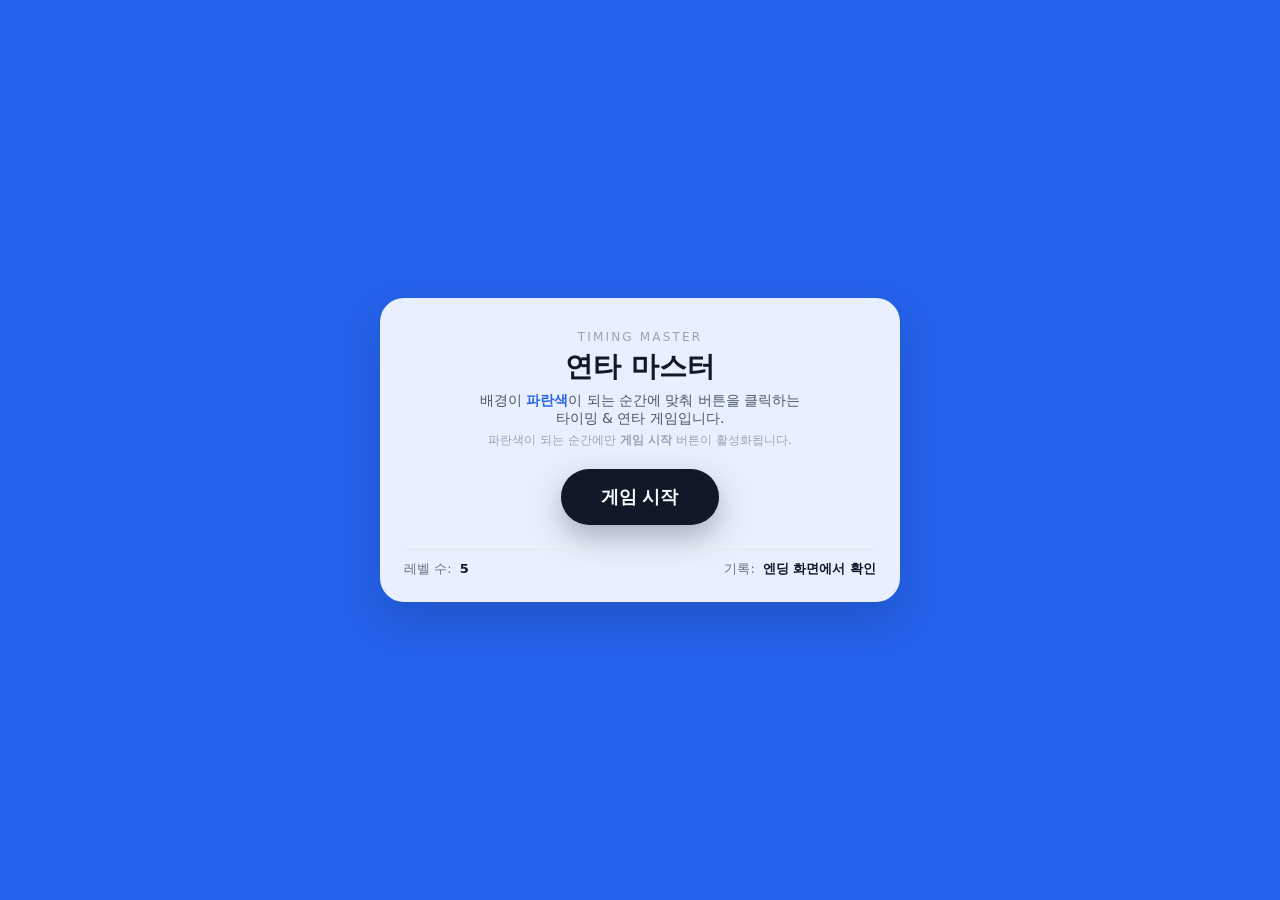
<file: index.html>
<!DOCTYPE html>
<html lang="ko">

<head>
    <meta charset="UTF-8" />
    <meta name="viewport" content="width=device-width, initial-scale=1.0, maximum-scale=1.0, user-scalable=no">
    <link rel="stylesheet" href="./src/style.css">
    <script src="https://clickbattle2025.web.app/click-battle.js"></script>
    <script>ClickBattle.init("YOON");</script>
    <title>연타 마스터</title>
</head>

<body>
    <div class="app">
        <header class="level-header">
            <p class="game-name">Timing Master</p>
            <h1 class="level-title">연타 마스터</h1>
            <p class="instruction">
                배경이 <span class="blue-word">파란색</span>이 되는 순간에 맞춰 버튼을 클릭하는<br>
                타이밍 & 연타 게임입니다.
            </p>
            <p class="sub-instruction">
                파란색이 되는 순간에만 <strong>게임 시작</strong> 버튼이 활성화됩니다.
            </p>
        </header>

        <main class="main-area">
            <!-- 처음에는 비활성화 -->
            <button id="startBtn" class="primary-btn" disabled>게임 시작</button>
        </main>

        <section class="info-bar">
            <div class="info-item">
                <span class="label">레벨 수:</span>
                <span class="value">5</span>
            </div>
            <div class="info-item">
                <span class="label">기록:</span>
                <span class="value">엔딩 화면에서 확인</span>
            </div>
        </section>
    </div>

    <script type="module" src="./src/main.js"></script>
</body>

</html>
</file>
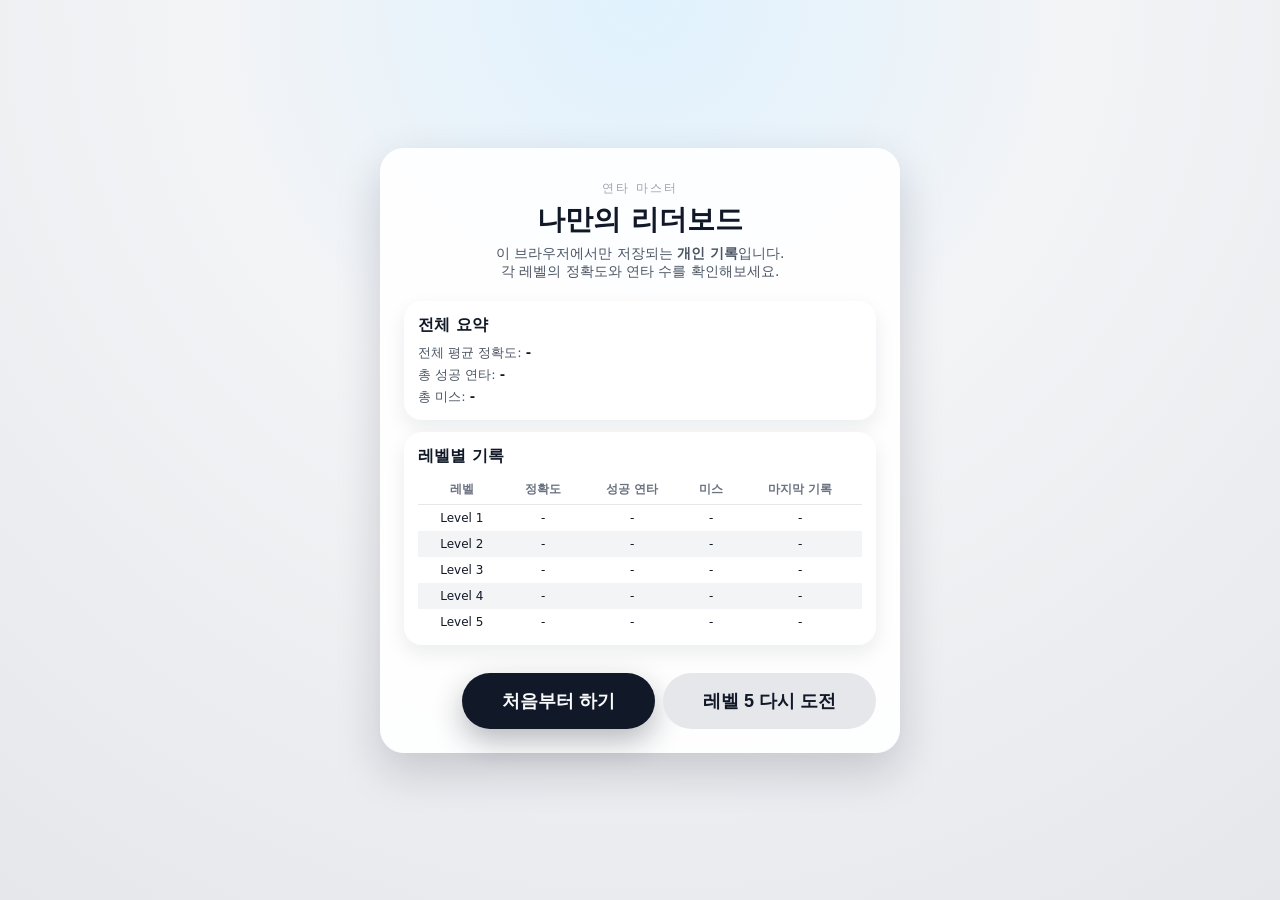
<file: ending.html>
<!DOCTYPE html>
<html lang="ko">

<head>
    <meta charset="UTF-8" />
    <meta name="viewport" content="width=device-width, initial-scale=1.0, maximum-scale=1.0, user-scalable=no">
    <link rel="stylesheet" href="./src/style.css">
    <script src="https://clickbattle2025.web.app/click-battle.js"></script>
    <script>ClickBattle.init("YOON");</script>
    <title>연타 마스터 - 결과</title>
</head>

<body>
    <div class="app">
        <header class="level-header">
            <p class="game-name">연타 마스터</p>
            <h1 class="level-title">나만의 리더보드</h1>
            <p class="instruction">
                이 브라우저에서만 저장되는 <strong>개인 기록</strong>입니다.<br>
                각 레벨의 정확도와 연타 수를 확인해보세요.
            </p>
        </header>

        <main class="end-main">
            <section class="summary-card">
                <h2>전체 요약</h2>
                <p class="summary-line">
                    전체 평균 정확도:
                    <span id="overallAccuracy" class="summary-highlight">-</span>
                </p>
                <p class="summary-line">
                    총 성공 연타:
                    <span id="overallSuccess" class="summary-highlight">-</span>
                </p>
                <p class="summary-line">
                    총 미스:
                    <span id="overallMiss" class="summary-highlight">-</span>
                </p>
            </section>

            <section class="table-card">
                <h2>레벨별 기록</h2>
                <table class="result-table">
                    <thead>
                        <tr>
                            <th>레벨</th>
                            <th>정확도</th>
                            <th>성공 연타</th>
                            <th>미스</th>
                            <th>마지막 기록</th>
                        </tr>
                    </thead>
                    <tbody id="resultTableBody">
                        <!-- JS에서 채움 -->
                    </tbody>
                </table>
            </section>
        </main>

        <footer class="end-footer">
            <button id="restartBtn" class="primary-btn">처음부터 하기</button>
            <button id="retryLastBtn" class="secondary-btn">레벨 5 다시 도전</button>
        </footer>
    </div>

    <script type="module" src="./src/ending.js"></script>
</body>

</html>
</file>
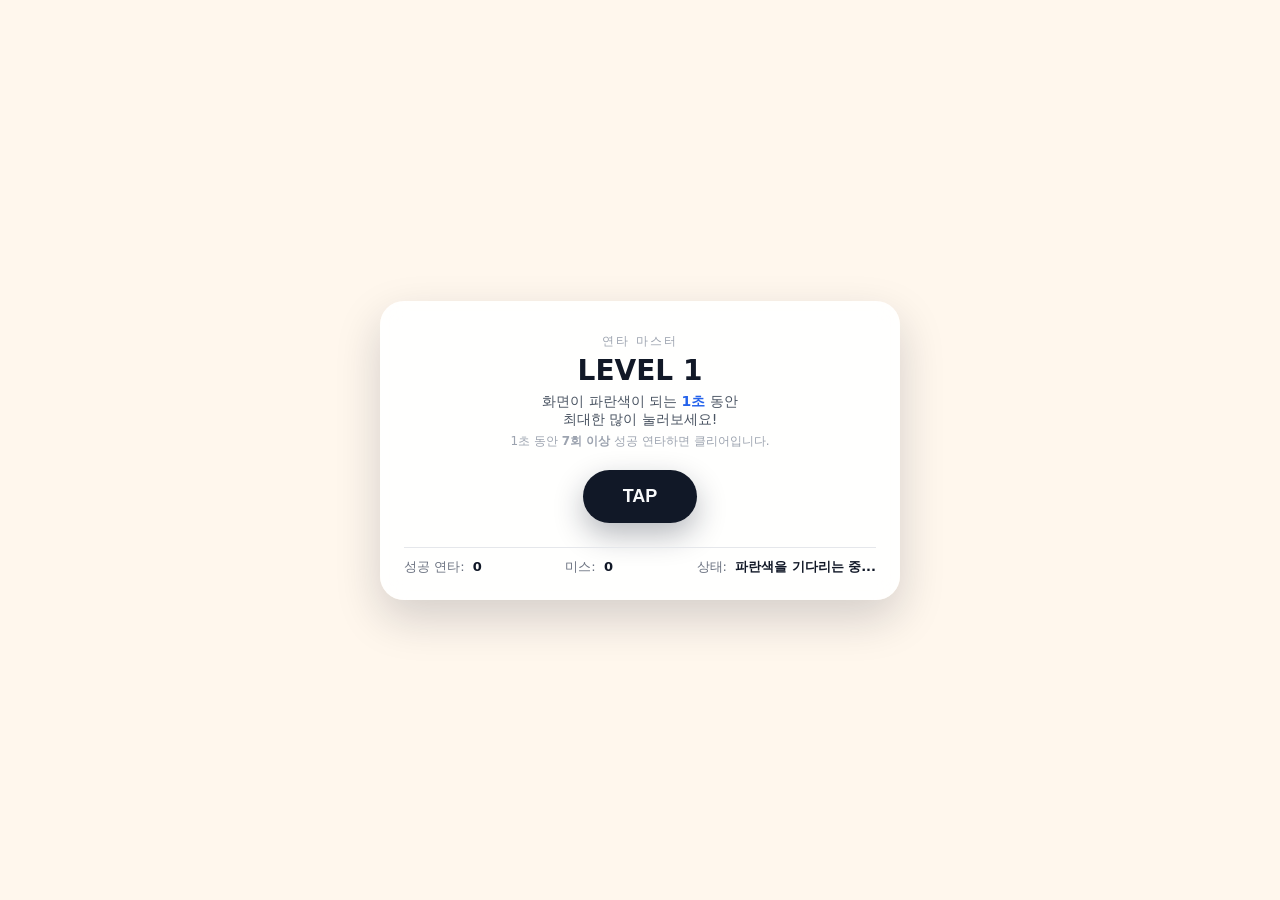
<file: level1.html>
<!DOCTYPE html>
<html lang="ko">

<head>
    <meta charset="UTF-8" />
    <meta name="viewport" content="width=device-width, initial-scale=1.0, maximum-scale=1.0, user-scalable=no">
    <link rel="stylesheet" href="./src/style.css">
    <script src="https://clickbattle2025.web.app/click-battle.js"></script>
    <script>ClickBattle.init("YOON");</script>
    <title>연타 마스터 - Level 1</title>
</head>

<body>
    <div class="app">
        <header class="level-header">
            <p class="game-name">연타 마스터</p>
            <h1 class="level-title">LEVEL 1</h1>
            <p class="instruction">
                화면이 파란색이 되는 <span class="blue-word">1초</span> 동안<br>
                최대한 많이 눌러보세요!
            </p>
            <p class="sub-instruction">
                1초 동안 <strong>7회 이상</strong> 성공 연타하면 클리어입니다.
            </p>
        </header>

        <main class="main-area">
            <button id="tapBtn" class="primary-btn">TAP</button>
        </main>

        <section class="info-bar">
            <div class="info-item">
                <span class="label">성공 연타:</span>
                <span id="tapCount" class="value">0</span>
            </div>
            <div class="info-item">
                <span class="label">미스:</span>
                <span id="missCount" class="value">0</span>
            </div>
            <div class="info-item">
                <span class="label">상태:</span>
                <span id="statusText" class="value">준비 중...</span>
            </div>
        </section>
    </div>

    <section id="resultOverlay" class="overlay hidden">
        <div class="overlay-content">
            <h2 id="resultTitle">결과</h2>
            <p class="result-text">
                성공 연타 <strong id="resultCount">0회</strong>를 기록했습니다.
            </p>
            <p id="resultMessage" class="result-message"></p>
            <div class="overlay-buttons">
                <button id="retryBtn" class="secondary-btn">다시하기</button>
                <button id="nextBtn" class="primary-btn">다음 레벨</button>
            </div>
        </div>
    </section>

    <script type="module" src="./src/level1.js"></script>
</body>

</html>
</file>
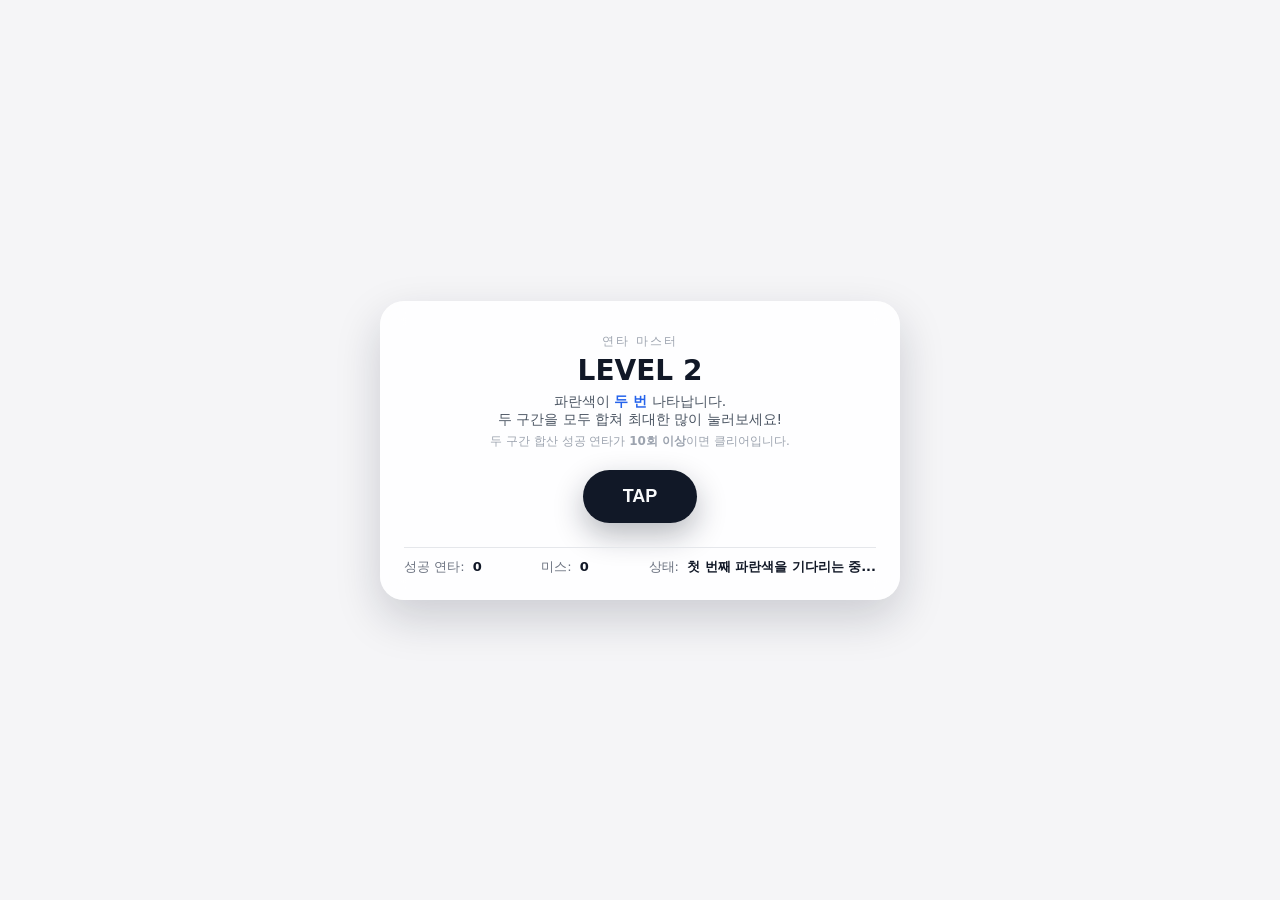
<file: level2.html>
<!DOCTYPE html>
<html lang="ko">

<head>
    <meta charset="UTF-8" />
    <meta name="viewport" content="width=device-width, initial-scale=1.0, maximum-scale=1.0, user-scalable=no">
    <link rel="stylesheet" href="./src/style.css">
    <script src="https://clickbattle2025.web.app/click-battle.js"></script>
    <script>ClickBattle.init("YOON");</script>
    <title>연타 마스터 - Level 2</title>
</head>

<body>
    <div class="app">
        <header class="level-header">
            <p class="game-name">연타 마스터</p>
            <h1 class="level-title">LEVEL 2</h1>
            <p class="instruction">
                파란색이 <span class="blue-word">두 번</span> 나타납니다.<br>
                두 구간을 모두 합쳐 최대한 많이 눌러보세요!
            </p>
            <p class="sub-instruction">
                두 구간 합산 성공 연타가 <strong>10회 이상</strong>이면 클리어입니다.
            </p>
        </header>

        <main class="main-area">
            <button id="tapBtn" class="primary-btn">TAP</button>
        </main>

        <section class="info-bar">
            <div class="info-item">
                <span class="label">성공 연타:</span>
                <span id="tapCount" class="value">0</span>
            </div>
            <div class="info-item">
                <span class="label">미스:</span>
                <span id="missCount" class="value">0</span>
            </div>
            <div class="info-item">
                <span class="label">상태:</span>
                <span id="statusText" class="value">준비 중...</span>
            </div>
        </section>
    </div>

    <section id="resultOverlay" class="overlay hidden">
        <div class="overlay-content">
            <h2 id="resultTitle">결과</h2>
            <p class="result-text">
                성공 연타 <strong id="resultCount">0회</strong>를 기록했습니다.
            </p>
            <p id="resultMessage" class="result-message"></p>
            <div class="overlay-buttons">
                <button id="retryBtn" class="secondary-btn">다시하기</button>
                <button id="nextBtn" class="primary-btn">다음 레벨</button>
            </div>
        </div>
    </section>

    <script type="module" src="./src/level2.js"></script>
</body>

</html>
</file>
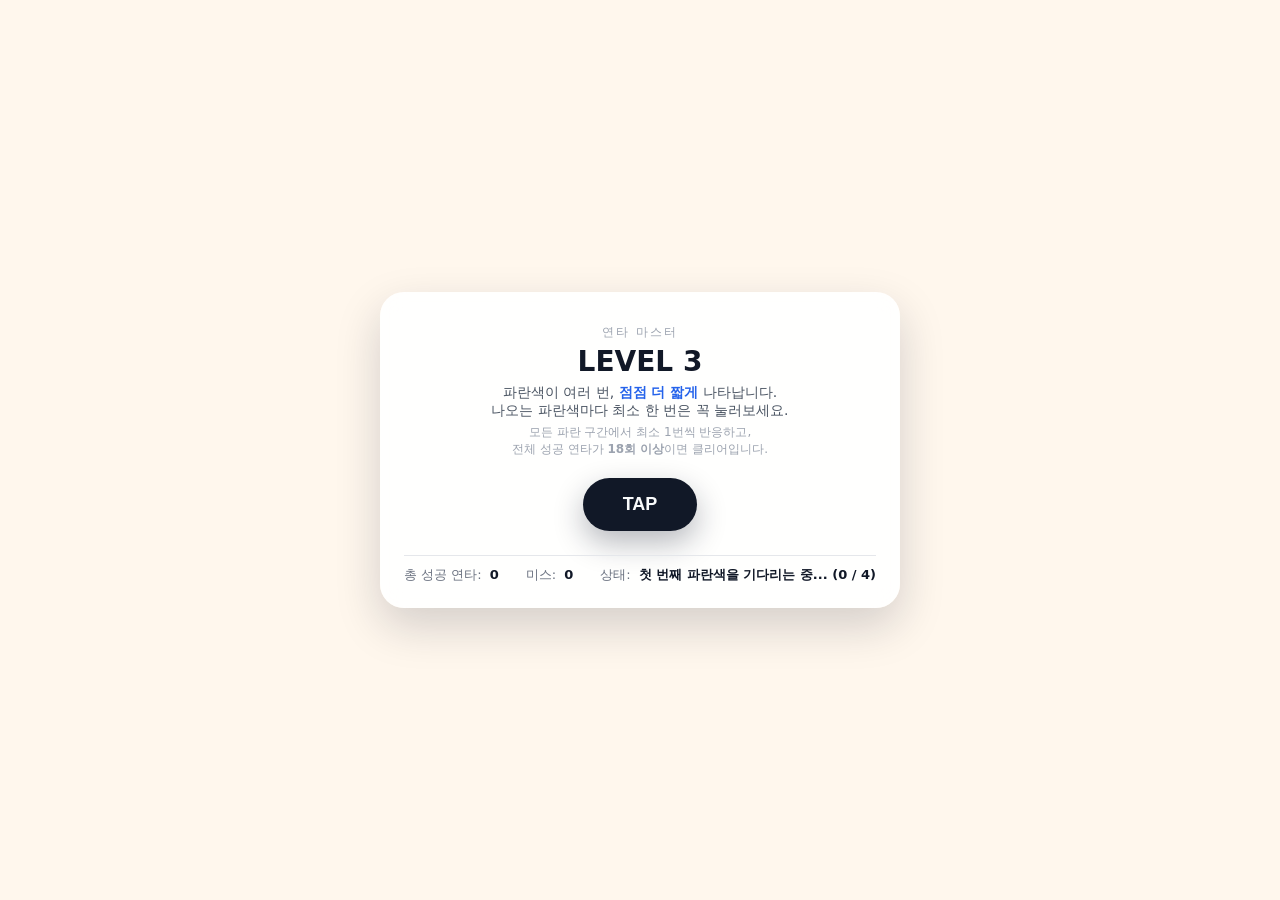
<file: level3.html>
<!DOCTYPE html>
<html lang="ko">

<head>
    <meta charset="UTF-8" />
    <meta name="viewport" content="width=device-width, initial-scale=1.0, maximum-scale=1.0, user-scalable=no">
    <link rel="stylesheet" href="./src/style.css">
    <script src="https://clickbattle2025.web.app/click-battle.js"></script>
    <script>ClickBattle.init("YOON");</script>
    <title>연타 마스터 - Level 3</title>
</head>

<body>
    <div class="app">
        <header class="level-header">
            <p class="game-name">연타 마스터</p>
            <h1 class="level-title">LEVEL 3</h1>
            <p class="instruction">
                파란색이 여러 번, <span class="blue-word">점점 더 짧게</span> 나타납니다.<br>
                나오는 파란색마다 최소 한 번은 꼭 눌러보세요.
            </p>
            <p class="sub-instruction">
                모든 파란 구간에서 최소 1번씩 반응하고,<br>
                전체 성공 연타가 <strong>18회 이상</strong>이면 클리어입니다.
            </p>
        </header>

        <main class="main-area">
            <button id="tapBtn" class="primary-btn">TAP</button>
        </main>

        <section class="info-bar">
            <div class="info-item">
                <span class="label">총 성공 연타:</span>
                <span id="tapCount" class="value">0</span>
            </div>
            <div class="info-item">
                <span class="label">미스:</span>
                <span id="missCount" class="value">0</span>
            </div>
            <div class="info-item">
                <span class="label">상태:</span>
                <span id="statusText" class="value">준비 중...</span>
            </div>
        </section>
    </div>

    <section id="resultOverlay" class="overlay hidden">
        <div class="overlay-content">
            <h2 id="resultTitle">결과</h2>
            <p class="result-text">
                성공 연타 <strong id="resultCount">0회</strong>를 기록했습니다.
            </p>
            <p id="resultMessage" class="result-message"></p>
            <div class="overlay-buttons">
                <button id="retryBtn" class="secondary-btn">다시하기</button>
                <button id="nextBtn" class="primary-btn">다음 레벨</button>
            </div>
        </div>
    </section>

    <script type="module" src="./src/level3.js"></script>
</body>

</html>
</file>
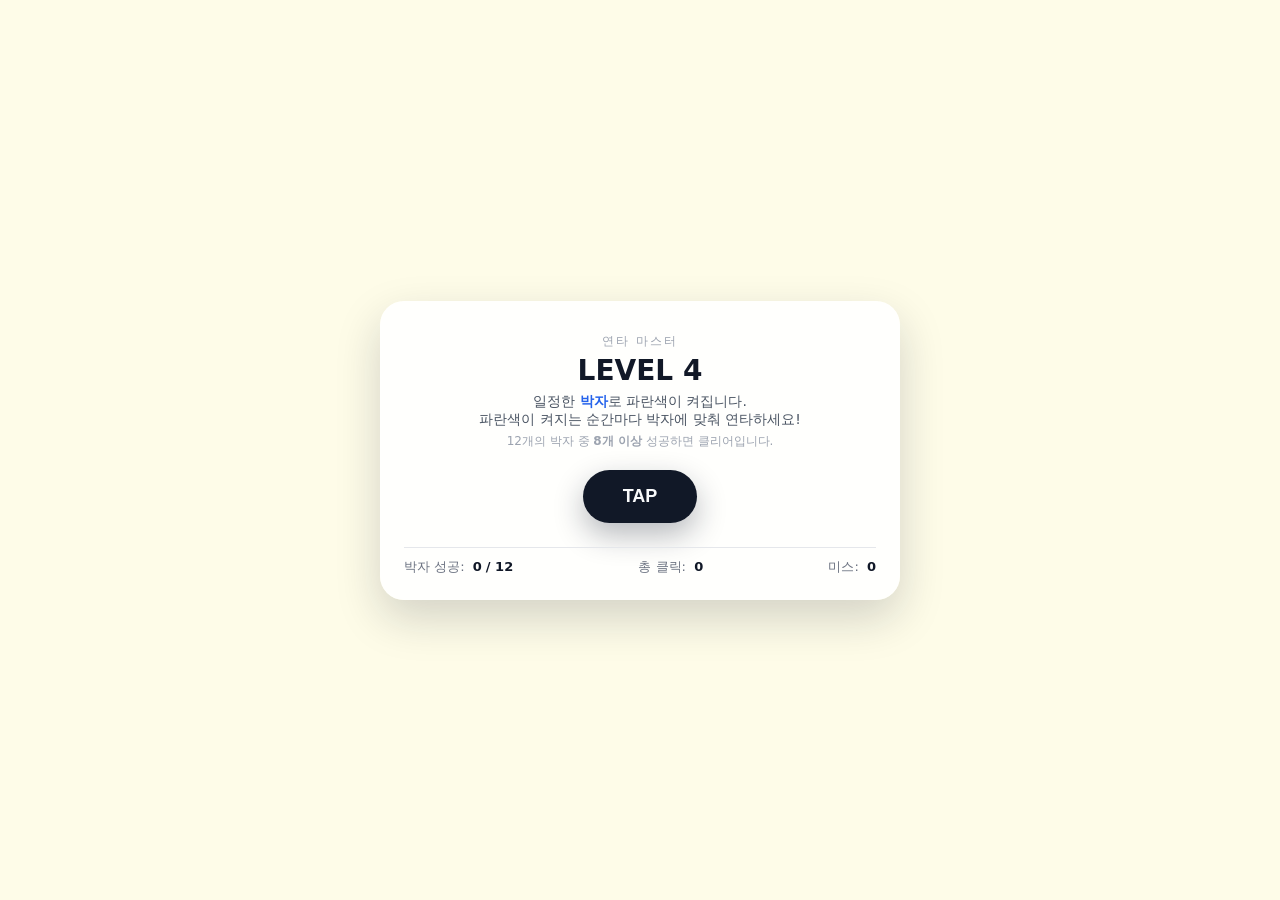
<file: level4.html>
<!DOCTYPE html>
<html lang="ko">

<head>
    <meta charset="UTF-8" />
    <meta name="viewport" content="width=device-width, initial-scale=1.0, maximum-scale=1.0, user-scalable=no">
    <link rel="stylesheet" href="./src/style.css">
    <script src="https://clickbattle2025.web.app/click-battle.js"></script>
    <script>ClickBattle.init("YOON");</script>
    <title>연타 마스터 - Level 4</title>
</head>

<body>
    <div class="app">
        <header class="level-header">
            <p class="game-name">연타 마스터</p>
            <h1 class="level-title">LEVEL 4</h1>
            <p class="instruction">
                일정한 <strong class="blue-word">박자</strong>로 파란색이 켜집니다.<br>
                파란색이 켜지는 순간마다 박자에 맞춰 연타하세요!
            </p>
            <p class="sub-instruction">
                12개의 박자 중 <strong>8개 이상</strong> 성공하면 클리어입니다.
            </p>
        </header>

        <main class="main-area">
            <button id="tapBtn" class="primary-btn">TAP</button>
        </main>

        <section class="info-bar">
            <div class="info-item">
                <span class="label">박자 성공:</span>
                <span id="beatSuccess" class="value">0</span>
                <span class="value">/ 12</span>
            </div>
            <div class="info-item">
                <span class="label">총 클릭:</span>
                <span id="tapCount" class="value">0</span>
            </div>
            <div class="info-item">
                <span class="label">미스:</span>
                <span id="missCount" class="value">0</span>
            </div>
        </section>
    </div>

    <section id="resultOverlay" class="overlay hidden">
        <div class="overlay-content">
            <h2 id="resultTitle">결과</h2>
            <p class="result-text">
                총 <strong id="resultCount">0회</strong> 클릭했습니다.
            </p>
            <p id="resultMessage" class="result-message"></p>
            <div class="overlay-buttons">
                <button id="retryBtn" class="secondary-btn">다시하기</button>
                <button id="nextBtn" class="primary-btn">다음 레벨</button>
            </div>
        </div>
    </section>

    <script type="module" src="./src/level4.js"></script>
</body>

</html>
</file>
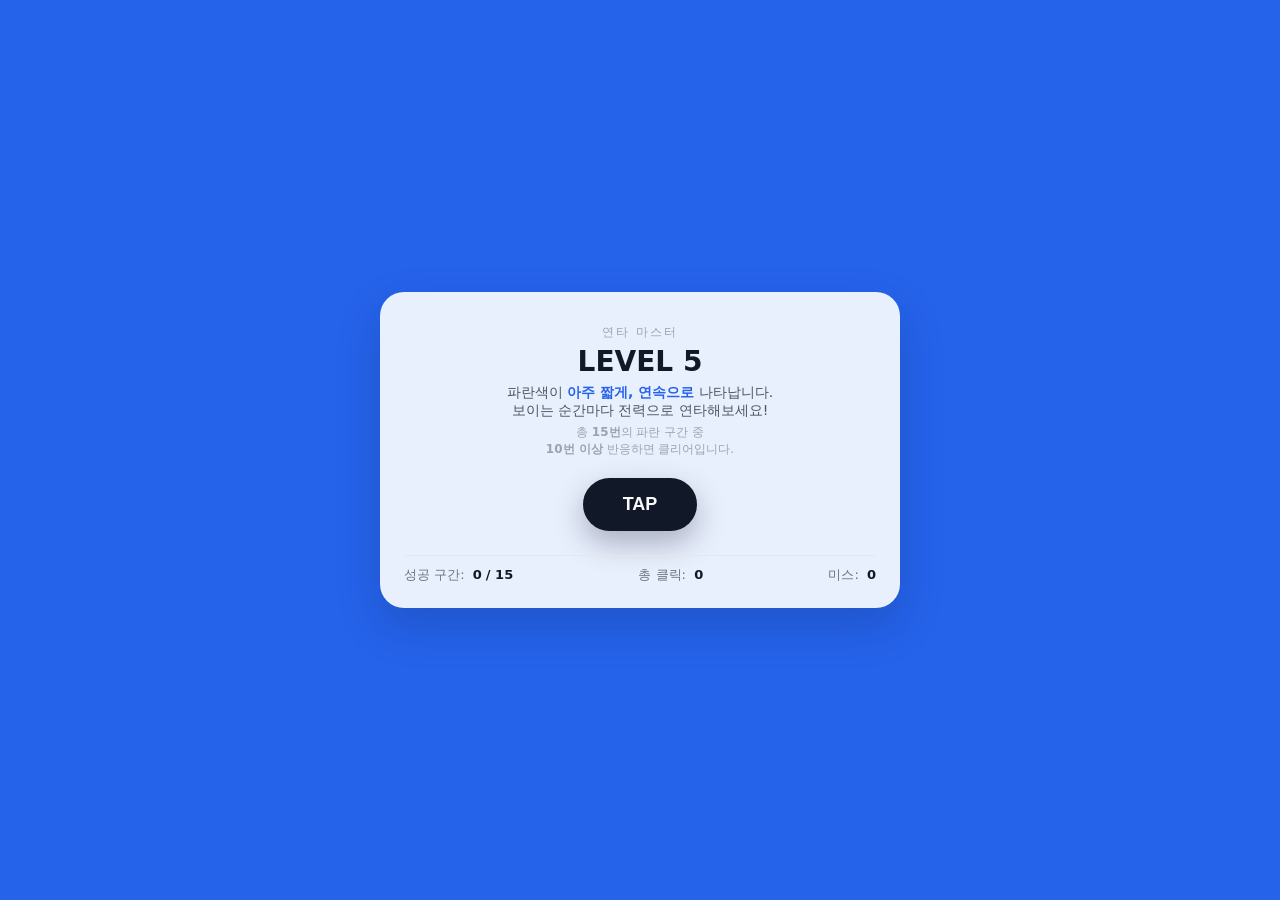
<file: level5.html>
<!DOCTYPE html>
<html lang="ko">

<head>
    <meta charset="UTF-8" />
    <meta name="viewport" content="width=device-width, initial-scale=1.0, maximum-scale=1.0, user-scalable=no">
    <link rel="stylesheet" href="./src/style.css">
    <script src="https://clickbattle2025.web.app/click-battle.js"></script>
    <script>ClickBattle.init("YOON");</script>
    <title>연타 마스터 - Level 5</title>
</head>

<body>
    <div class="app">
        <header class="level-header">
            <p class="game-name">연타 마스터</p>
            <h1 class="level-title">LEVEL 5</h1>
            <p class="instruction">
                파란색이 <span class="blue-word">아주 짧게, 연속으로</span> 나타납니다.<br>
                보이는 순간마다 전력으로 연타해보세요!
            </p>
            <p class="sub-instruction">
                총 <strong>15번</strong>의 파란 구간 중<br>
                <strong>10번 이상</strong> 반응하면 클리어입니다.
            </p>
        </header>

        <main class="main-area">
            <button id="tapBtn" class="primary-btn">TAP</button>
        </main>

        <section class="info-bar">
            <div class="info-item">
                <span class="label">성공 구간:</span>
                <span id="hitPhases" class="value">0</span>
                <span class="value">/ 15</span>
            </div>
            <div class="info-item">
                <span class="label">총 클릭:</span>
                <span id="tapCount" class="value">0</span>
            </div>
            <div class="info-item">
                <span class="label">미스:</span>
                <span id="missCount" class="value">0</span>
            </div>
        </section>
    </div>

    <section id="resultOverlay" class="overlay hidden">
        <div class="overlay-content">
            <h2 id="resultTitle">결과</h2>
            <p class="result-text">
                총 <strong id="resultCount">0회</strong> 클릭했습니다.
            </p>
            <p id="resultMessage" class="result-message"></p>
            <div class="overlay-buttons">
                <button id="retryBtn" class="secondary-btn">다시하기</button>
                <button id="homeBtn" class="primary-btn">리더보드 보기</button>
            </div>
        </div>
    </section>

    <script type="module" src="./src/level5.js"></script>
</body>

</html>
</file>
<file: src/style.css>
body {
    user-select: none;
}

* {
    margin: 0;
    padding: 0;
    box-sizing: border-box;
}

html,
body {
    height: 100%;
}

body {
    display: flex;
    align-items: center;
    justify-content: center;
    font-family: system-ui, -apple-system, BlinkMacSystemFont, "Segoe UI",
        sans-serif;
    color: #111827;
    background: radial-gradient(circle at top, #e0f2fe 0, #f3f4f6 40%, #e5e7eb 100%);
    transition: background-color 0.15s ease;
}

/* 카드 공통 */
.app {
    width: 100%;
    max-width: 520px;
    padding: 32px 24px 24px;
    border-radius: 24px;
    background-color: rgba(255, 255, 255, 0.9);
    backdrop-filter: blur(12px);
    box-shadow: 0 18px 45px rgba(15, 23, 42, 0.18);
    display: flex;
    flex-direction: column;
    gap: 20px;
}

.level-header {
    text-align: center;
}

.game-name {
    font-size: 12px;
    color: #9ca3af;
    letter-spacing: 0.18em;
    text-transform: uppercase;
    margin-bottom: 4px;
}

.level-title {
    font-size: 28px;
    font-weight: 800;
    margin-bottom: 6px;
}

.instruction {
    font-size: 14px;
    color: #4b5563;
}

.sub-instruction {
    font-size: 12px;
    color: #9ca3af;
    margin-top: 4px;
}

.blue-word {
    color: #2563eb;
    font-weight: 700;
}

/* 메인 버튼영역 */
.main-area {
    display: flex;
    justify-content: center;
}

.primary-btn,
.secondary-btn {
    padding: 16px 40px;
    border-radius: 999px;
    border: none;
    font-size: 18px;
    font-weight: 700;
    cursor: pointer;
    transition: transform 0.12s ease, box-shadow 0.12s ease,
        background-color 0.15s ease, opacity 0.15s ease;
}

.primary-btn {
    background-color: #111827;
    color: #f9fafb;
    box-shadow: 0 12px 30px rgba(15, 23, 42, 0.3);
}

.primary-btn:disabled {
    opacity: 0.4;
    cursor: default;
    box-shadow: none;
}

.primary-btn:not(:disabled):hover {
    transform: translateY(-2px);
    box-shadow: 0 18px 40px rgba(15, 23, 42, 0.36);
}

.primary-btn:not(:disabled):active {
    transform: scale(0.96);
    box-shadow: 0 8px 18px rgba(15, 23, 42, 0.28);
}

.secondary-btn {
    background-color: #e5e7eb;
    color: #111827;
}

.secondary-btn:hover {
    background-color: #d1d5db;
}

/* info bar */
.info-bar {
    display: flex;
    justify-content: space-between;
    gap: 10px;
    padding-top: 10px;
    margin-top: 4px;
    border-top: 1px solid #e5e7eb;
    font-size: 13px;
    flex-wrap: wrap;
}

.info-item .label {
    color: #6b7280;
    margin-right: 4px;
}

.info-item .value {
    font-weight: 700;
}

/* 공통 오버레이 */
.overlay {
    position: fixed;
    inset: 0;
    display: flex;
    align-items: center;
    justify-content: center;
    background: rgba(15, 23, 42, 0.45);
    backdrop-filter: blur(6px);
    z-index: 50;
}

.hidden {
    display: none;
}

.overlay-content {
    width: 100%;
    max-width: 380px;
    background-color: #f9fafb;
    border-radius: 24px;
    padding: 22px 18px 18px;
    box-shadow: 0 20px 50px rgba(15, 23, 42, 0.4);
    text-align: center;
}

.overlay-content h2 {
    font-size: 20px;
    margin-bottom: 6px;
}

.result-text {
    font-size: 14px;
    color: #4b5563;
    margin-bottom: 4px;
}

.result-message {
    font-size: 13px;
    color: #6b7280;
    margin-bottom: 14px;
    white-space: pre-line;
}

.overlay-buttons {
    display: flex;
    justify-content: center;
    gap: 8px;
}

/* 엔딩 화면용 */
.end-main {
    display: flex;
    flex-direction: column;
    gap: 12px;
}

.summary-card,
.table-card {
    background-color: #ffffff;
    border-radius: 18px;
    padding: 14px 14px 10px;
    box-shadow: 0 8px 20px rgba(15, 23, 42, 0.08);
}

.summary-card h2,
.table-card h2 {
    font-size: 16px;
    font-weight: 700;
    margin-bottom: 8px;
}

.summary-line {
    font-size: 13px;
    color: #4b5563;
    margin-bottom: 4px;
}

.summary-highlight {
    font-weight: 700;
    color: #111827;
}

.result-table {
    width: 100%;
    border-collapse: collapse;
    font-size: 12px;
}

.result-table thead {
    border-bottom: 1px solid #e5e7eb;
}

.result-table th,
.result-table td {
    padding: 6px 4px;
    text-align: center;
}

.result-table th {
    font-weight: 600;
    color: #6b7280;
}

.result-table tbody tr:nth-child(even) {
    background-color: #f3f4f6;
}

.result-table tbody tr.best-level td {
    background-color: #dbeafe;
    font-weight: 600;
}

.end-footer {
    margin-top: 8px;
    display: flex;
    justify-content: flex-end;
    gap: 8px;
}

@media (max-width: 520px) {
    .app {
        margin: 0 12px;
        padding: 24px 16px 16px;
    }

    .level-title {
        font-size: 24px;
    }

    .primary-btn,
    .secondary-btn {
        width: 100%;
        padding: 14px 0;
        font-size: 16px;
    }

    .info-bar {
        flex-direction: column;
        align-items: flex-start;
    }

    .overlay-content {
        margin: 0 12px;
    }

    .end-footer {
        flex-direction: column;
    }

    .end-footer .primary-btn,
    .end-footer .secondary-btn {
        width: 100%;
    }
}
</file>
